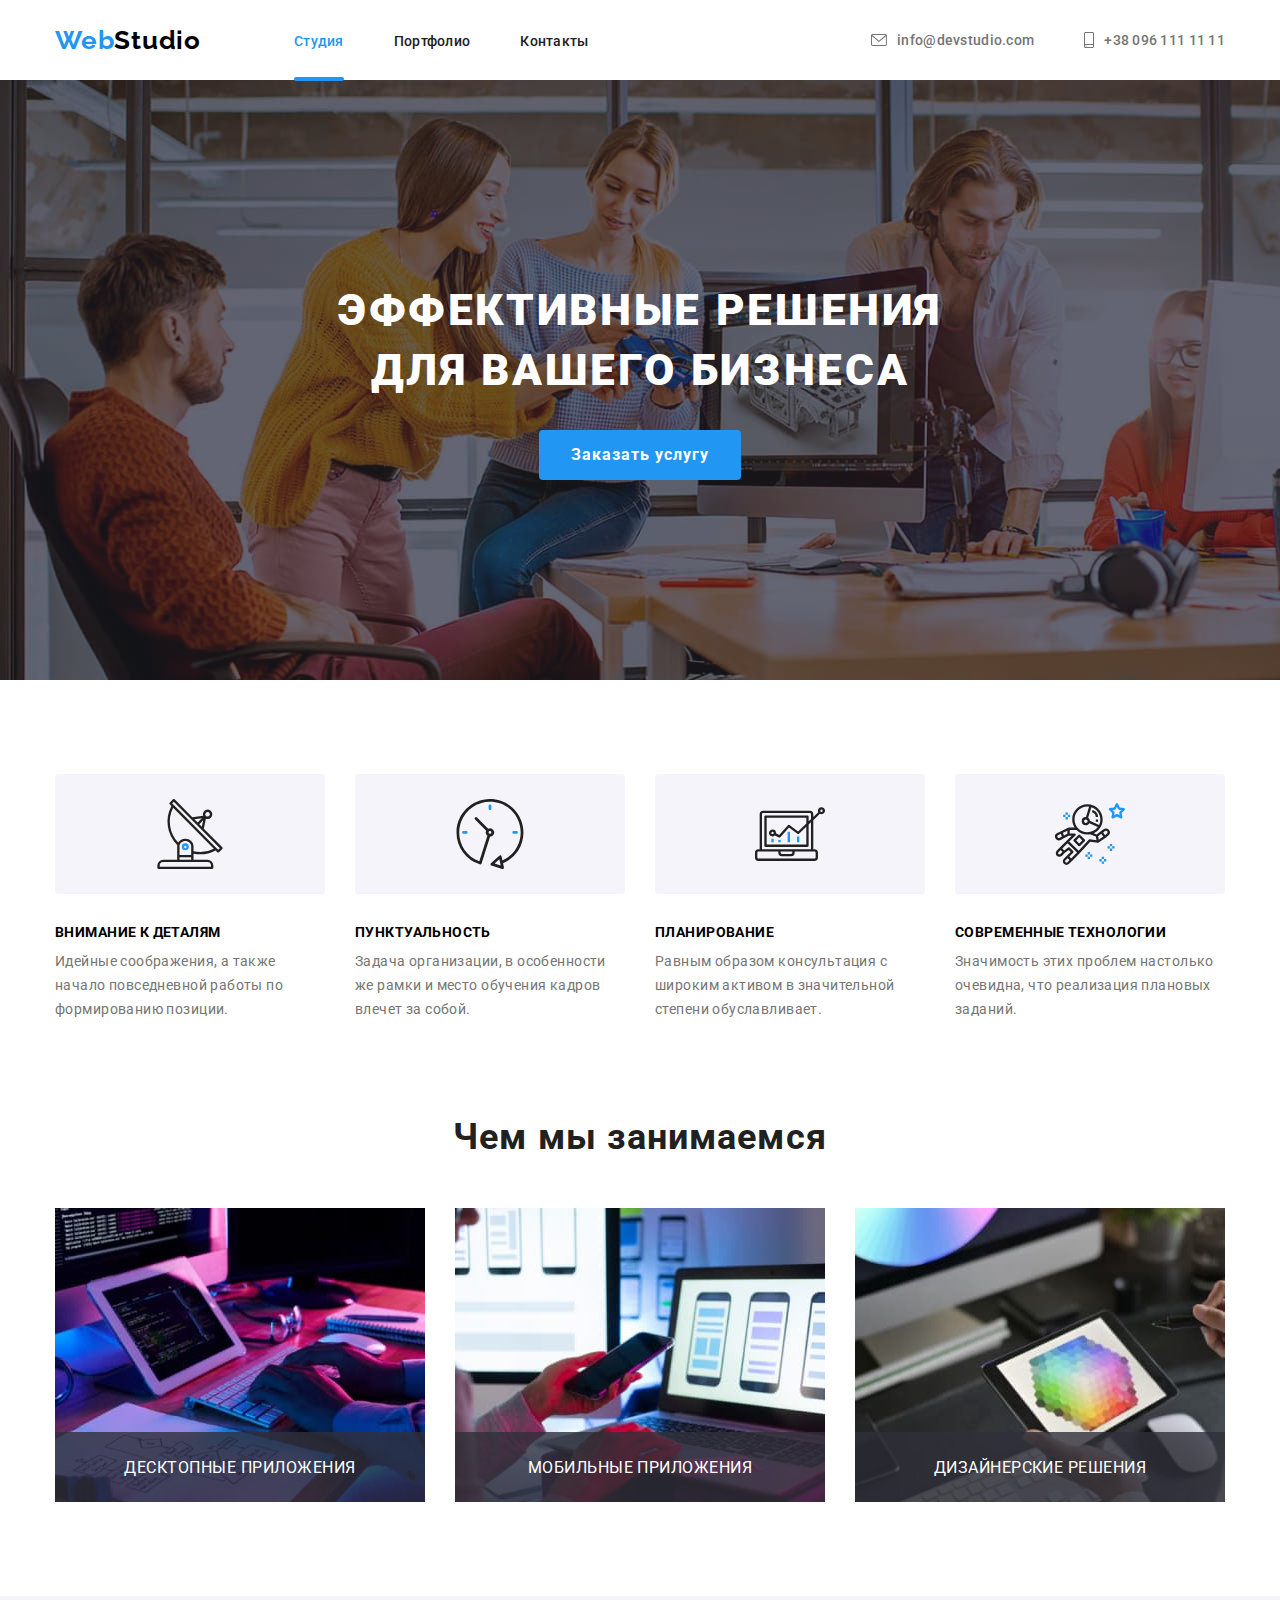
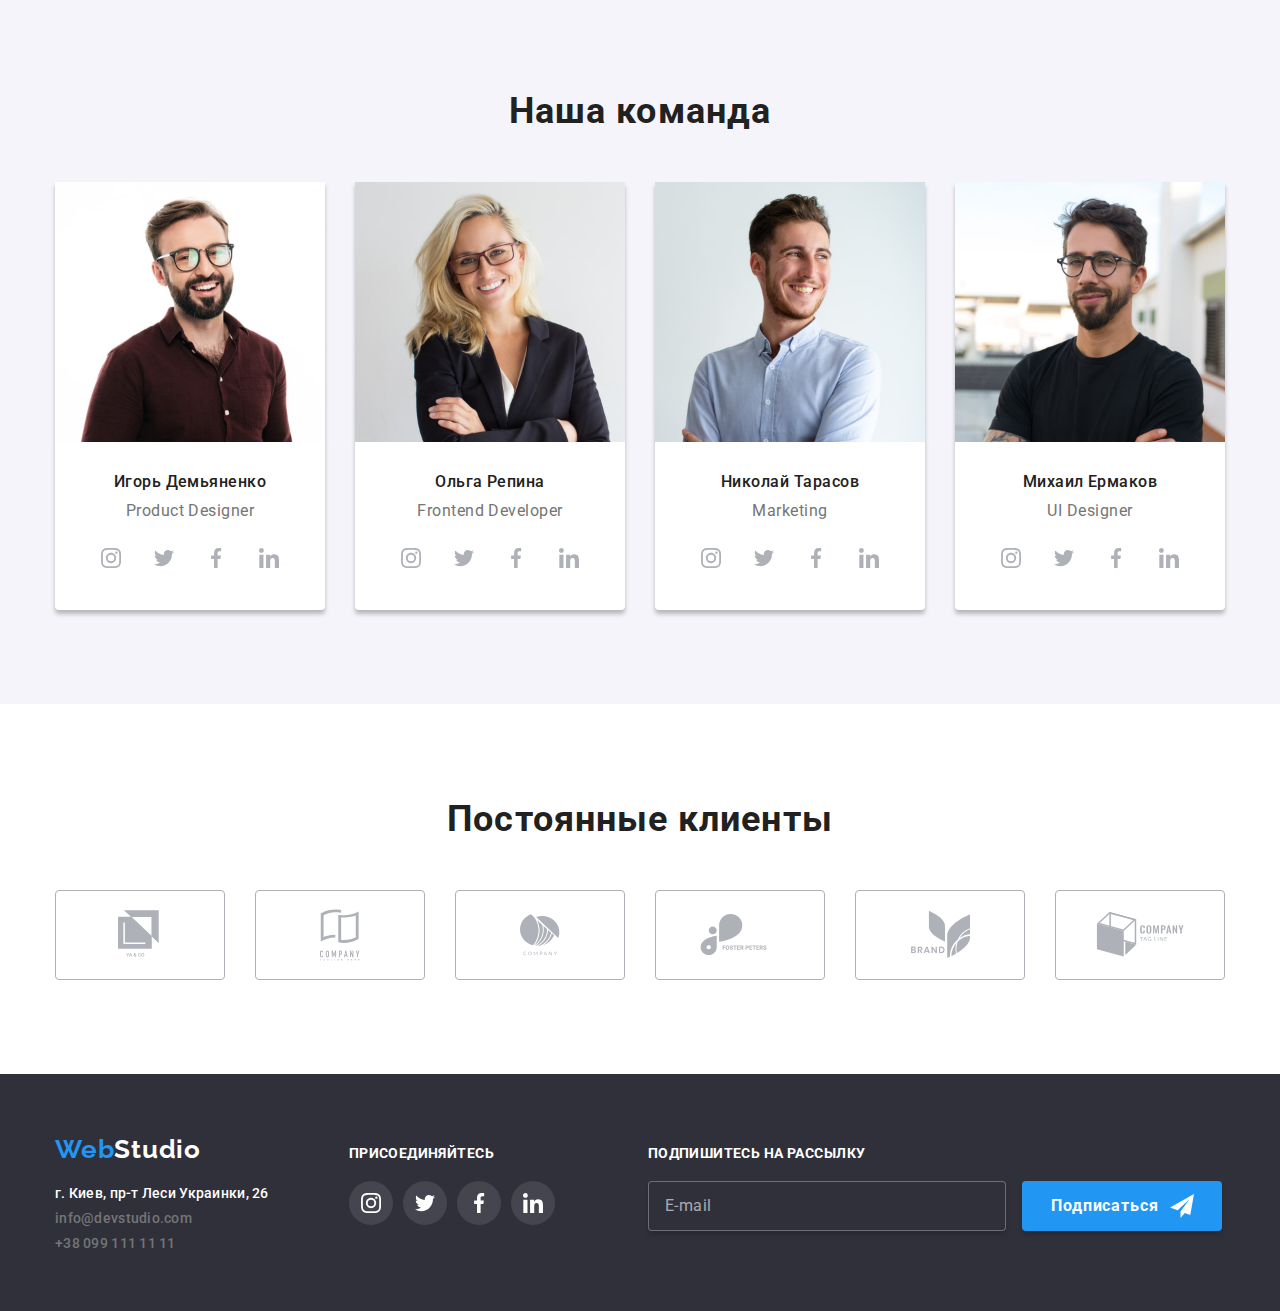
<file: index.html>
<!DOCTYPE html>
<html lang="ru">
  <head>
    <meta charset="UTF-8">
    <meta name="viewport" content="width=device-width, initial-scale=1.0">
    <link rel="stylesheet" href="https://cdnjs.cloudflare.com/ajax/libs/modern-normalize/1.0.0/modern-normalize.css">
    <link href="https://fonts.googleapis.com/css2?family=Raleway:wght@700&family=Roboto:wght@400;500;700;900&display=swap" rel="stylesheet">
    <link rel="stylesheet" href="./css/styles.css">
    <title>WebStudio</title>
  </head>
  <body>
    <!--Header-->

    <header class="header">
      <div class="container">
        <nav class="header-navigation">
          <a class="logo link" href="./index.html">
            <span class="accent">Web</span>Studio</a>
          <ul class="navigation list">
            <li class="navigation-item">
              <a class="navigation-link active-page link" href="">Студия</a>
            </li>
            <li class="navigation-item">
              <a class="navigation-link link" href="./portfolio.html">Портфолио</a>
            </li>
            <li class="navigation-item">
              <a class="navigation-link link" href="">Контакты</a>
            </li>
          </ul>
        </nav>
        <address class="contacts">
          <a class="link contacts-details" href="mailto:info@devstudio.com">
            <svg class="email contacts-icon">
              <use href="./images/sprite.svg#envelope"></use>
            </svg>
            info@devstudio.com</a>
          <a class="link contacts-details" href="tel:+380961111111">
            <svg class="smartphone contacts-icon">
              <use href="./images/sprite.svg#smartphone"></use>
            </svg>
            +38 096 111 11 11</a>
        </address>
      </div>
    </header>

    <main>
      <!--Hero section-->

      <section class="hero">
        <h1 class="hero-title">
          Эффективные решения <br/>
          для вашего бизнеса
        </h1>
        <button class="order-button modal-btn" type="button" data-modal-open>Заказать услугу</button>
      </section>

      <!--Skills-->

      <section class="skills">
        <div class="container">
          <h2 hidden>Квалификация и навыки</h2>
          <ul class="skills-list list">
            <li class="skills-item">
              <h3 class="skills-title">Внимание к деталям</h3>
              <p class="skills-description">
                Идейные соображения, а также начало повседневной работы по
                формированию позиции.
              </p>
            </li>
            <li class="skills-item">
              <h3 class="skills-title">Пунктуальность</h3>
              <p class="skills-description">
                Задача организации, в особенности же рамки и место обучения
                кадров влечет за собой.
              </p>
            </li>
            <li class="skills-item">
              <h3 class="skills-title">Планирование</h3>
              <p class="skills-description">
                Равным образом консультация с широким активом в значительной
                степени обуславливает.
              </p>
            </li>
            <li class="skills-item">
              <h3 class="skills-title">Современные технологии</h3>
              <p class="skills-description">
                Значимость этих проблем настолько очевидна, что реализация
                плановых заданий.
              </p>
            </li>
          </ul>
        </div>
      </section>

      <!--Our work-->
      <section class="work">
        <div class="container work-container">
          <h2 class="work-title">Чем мы занимаемся</h2>
          <ul class="work-list list">
            <li class="work-item">
              <div class="work-image-title"><img
                src="./images/task-1.jpg"
                alt="программист пишет код"
                width="370"
                height="294"
              />
              </div>
            </li>
            <li class="work-item">
              <div class="work-image-title"><img
                src="./images/task-2.jpg"
                alt="дизайн мобильного приложения"
                width="370"
                height="294"
              /></div>
            </li>
            <li class="work-item">
              <div class="work-image-title">
              <img
                src="./images/task-3.jpg"
                alt="работа с палитрой цветов"
                width="370"
                height="294"
              /></div>
            </li>
          </ul>
        </div>
      </section>

      <!--Our team-->

      <section class="team">
        <div class="container">
          <h2 class="team-title">Наша команда</h2>
          <ul class="team-list list">
            <li class="team-item">
              <img
                src="./images/teamplayer-1.jpg"
                alt="фото члена команды Игоря"
                width="270"
                height="260"
              />
              <div class="team-content">
                <h3 class="teammate-name">Игорь Демьяненко</h3>
                <p class="teammate-position" lang="en">Product Designer</p>
                <ul class="social-list list">
                  <li>
                    <a class="social-list-link" href="">
                      <svg class="social-list-svg">
                        <use href="./images/sprite.svg#instagram"></use>
                      </svg>
                    </a>
                  </li>
                  <li>
                    <a class="social-list-link" href="">
                      <svg class="social-list-svg">
                        <use href="./images/sprite.svg#twitter"></use>
                      </svg>
                    </a>
                  </li>
                  <li>
                    <a class="social-list-link" href="">
                      <svg class="social-list-svg">
                        <use href="./images/sprite.svg#facebook"></use>
                      </svg>
                    </a>
                  </li>
                  <li>
                    <a class="social-list-link" href="">
                      <svg class="social-list-svg">
                        <use href="./images/sprite.svg#linkedin"></use>
                      </svg>
                    </a>
                  </li>
                </ul>
              </div>
            </li>
            <li class="team-item">
              <img
                src="./images/teamplayer-2.jpg"
                alt="фото члена команды Ольги"
                width="270"
                height="260"
              />
              <div class="team-content">
                <h3 class="teammate-name">Ольга Репина</h3>
                <p class="teammate-position" lang="en">Frontend Developer</p>
                <ul class="social-list list">
                  <li>
                    <a class="social-list-link" href="">
                      <svg class="social-list-svg">
                        <use href="./images/sprite.svg#instagram"></use>
                      </svg>
                    </a>
                  </li>
                  <li>
                    <a class="social-list-link" href="">
                      <svg class="social-list-svg">
                        <use href="./images/sprite.svg#twitter"></use>
                      </svg>
                    </a>
                  </li>
                  <li>
                    <a class="social-list-link" href="">
                      <svg class="social-list-svg">
                        <use href="./images/sprite.svg#facebook"></use>
                      </svg>
                    </a>
                  </li>
                  <li>
                    <a class="social-list-link" href="">
                      <svg class="social-list-svg">
                        <use href="./images/sprite.svg#linkedin"></use>
                      </svg>
                    </a>
                  </li>
                </ul>
              </div>
            </li>
            <li class="team-item">
              <img
                src="./images/teamplayer-3.jpg"
                alt="фото члена команды Николая"
                width="270"
                height="260"
              />
              <div class="team-content">
                <h3 class="teammate-name">Николай Тарасов</h3>
                <p class="teammate-position" lang="en">Marketing</p>
                <ul class="social-list list">
                  <li>
                    <a class="social-list-link" href="">
                      <svg class="social-list-svg">
                        <use href="./images/sprite.svg#instagram"></use>
                      </svg>
                    </a>
                  </li>
                  <li>
                    <a class="social-list-link" href="">
                      <svg class="social-list-svg">
                        <use href="./images/sprite.svg#twitter"></use>
                      </svg>
                    </a>
                  </li>
                  <li>
                    <a class="social-list-link" href="">
                      <svg class="social-list-svg">
                        <use href="./images/sprite.svg#facebook"></use>
                      </svg>
                    </a>
                  </li>
                  <li>
                    <a class="social-list-link" href="">
                      <svg class="social-list-svg">
                        <use href="./images/sprite.svg#linkedin"></use>
                      </svg>
                    </a>
                  </li>
                </ul>
              </div>
            </li>
            <li class="team-item">
              <img
                src="./images/teamplayer-4.jpg"
                alt="фото члена команды Михаила"
                width="270"
                height="260"
              />
              <div class="team-content">
                <h3 class="teammate-name">Михаил Ермаков</h3>
                <p class="teammate-position" lang="en">UI Designer</p>
                <ul class="social-list list">
                  <li>
                    <a class="social-list-link" href="">
                      <svg class="social-list-svg">
                        <use href="./images/sprite.svg#instagram"></use>
                      </svg>
                    </a>
                  </li>
                  <li>
                    <a class="social-list-link" href="">
                      <svg class="social-list-svg">
                        <use href="./images/sprite.svg#twitter"></use>
                      </svg>
                    </a>
                  </li>
                  <li>
                    <a class="social-list-link" href="">
                      <svg class="social-list-svg">
                        <use href="./images/sprite.svg#facebook"></use>
                      </svg>
                    </a>
                  </li>
                  <li>
                    <a class="social-list-link" href="">
                      <svg class="social-list-svg">
                        <use href="./images/sprite.svg#linkedin"></use>
                      </svg>
                    </a>
                  </li>
                </ul>
              </div>
            </li>
          </ul>
        </div>
      </section>
    </main>
    <section class="clients">
      <div class="container">
        <h2 class="clients-title">Постоянные клиенты</h2>
        <ul class="clients-list list">
          <li class="clients-item clients-icon">
            <a class="clients-link" href="">
              <svg class="clients-list-svg" width="45px" height="50px">
                <use href="./images/sprite.svg#logo-1"></use>
              </svg>
            </a>
          </li>
          <li class="clients-item clients-icon">
            <a class="clients-link" href="">
              <svg class="clients-list-svg" width="40px" height="52px">
                <use href="./images/sprite.svg#logo-2"></use>
              </svg>
            </a>
          </li>
          <li class="clients-item clients-icon">
            <a class="clients-link" href="">
              <svg class="clients-list-svg" width="40px" height="52px">
                <use href="./images/sprite.svg#logo-3"></use>
              </svg>
            </a>
          </li>
          <li class="clients-item clients-icon">
            <a class="clients-link" href="">
              <svg class="clients-list-svg" width="80px" height="42px">
                <use href="./images/sprite.svg#logo-4"></use>
              </svg>
            </a>
          </li>
          <li class="clients-item clients-icon">
            <a class="clients-link" href="">
              <svg class="clients-list-svg" width="59px" height="47px">
                <use href="./images/sprite.svg#logo-5"></use>
              </svg>
            </a>
          </li>
          <li class="clients-item clients-icon">
            <a class="clients-link" href="">
              <svg class="clients-list-svg" width="89px" height="45px">
                <use href="./images/sprite.svg#logo-6"></use>
              </svg>
            </a>
          </li>
        </ul>
      </div>
    </section>
    <!--Footer-->
    <footer class="footer">
      <div class="container footer-container">
        <div class="footer-contacts">
          <a class="footer-logo link" href="./index.html"
            ><span class="accent">Web</span>Studio</a>
          <address class="contacts address">
            <ul class="footer-contacts-list list">
              <li class="footer-contacts-item">
                <a class="footer-contacts-details map-address link" href="https://goo.gl/maps/kugexmw8L3Ajr5Bk6" target="_blank">г. Киев, пр-т Леси Украинки, 26</a>
              </li>
              <li class="footer-contacts-item">
                <a
                  class="footer-contacts-details footer-email link"
                  href="mailto:info@devstudio.com"
                  >info@devstudio.com</a>
              </li>
              <li class="footer-contacts-item">
                <a
                  class="footer-contacts-details footer-tel link"
                  href="tel:+380991111111"
                  >+38 099 111 11 11</a>
              </li>
            </ul>
          </address>
        </div>
        <div class="join">
          <b class="join-title">Присоединяйтесь</b>
          <ul class="footer-social-list list">
            <li class="footer-social-icons">
              <a class="footer-social-link" href="">
                <svg class="footer-social-svg">
                  <use href="./images/sprite.svg#instagram"></use>
                </svg>
              </a>
            </li>
            <li class="footer-social-icons">
              <a class="footer-social-link" href="">
                <svg class="footer-social-svg">
                  <use href="./images/sprite.svg#twitter"></use>
                </svg>
              </a>
            </li>
            <li class="footer-social-icons">
              <a class="footer-social-link" href="">
                <svg class="footer-social-svg">
                  <use href="./images/sprite.svg#facebook"></use>
                </svg>
              </a>
            </li>
            <li class="footer-social-icons">
              <a class="footer-social-link" href="">
                <svg class="footer-social-svg">
                  <use href="./images/sprite.svg#linkedin"></use>
                </svg>
              </a>
            </li>
          </ul>
        </div>
      <!--Subscribe form-->
        <form class="subscribe-form-wrapper">
          <b class="join-title">Подпишитесь на рассылку</b>
          <input type="email" name="user-email" class="subscribe-form-input" placeholder="E-mail" required> 
          <button type="submit" class="subscribe-form-btn">
            <span class="send-button-wrapper">Подписаться
              <svg class="send-icon" width="24px" height="24px">
                <use href="./images/sprite.svg#send"></use>
              </svg>
            </span> 
          </button>
        </form>
      </div>
    </footer>
    <!--Modal button-->
        <div class="backdrop is-hidden" data-modal>
          <div class="modal">
            <button type="button" class="close-btn" data-modal-close>
              <svg class="close-icon" width="11px" height="11px">
                <use href="./images/sprite.svg#close"></use></svg>
              </button>
              <h2 class="modal-title">Оставьте свои данные, мы вам перезвоним</h2>
              <form action="#" class="modal-form"> 
                <label class="modal-form-field">Имя
                  <input class="modal-form-input" type="text" name="user-name" placeholder=" ">
                    <svg class="form-icon">
                      <use href="./images/sprite.svg#person"></use>
                    </svg>
                </label>
                <label class="modal-form-field">Телефон
                  <input class="modal-form-input" type="tel" name="user-tel" placeholder=" ">
                  <svg class="form-icon">
                    <use href="./images/sprite.svg#tel"></use>
                  </svg>
                </label>
                <label class="modal-form-field">Почта
                  <input class="modal-form-input" type="email" name="user-email" placeholder=" ">
                  <svg class="form-icon">
                    <use href="./images/sprite.svg#email"></use>
                  </svg>
                </label>
                <label class="modal-form-field">Комментарий
                  <textarea name="user-comment" cols="30" rows="10" class="modal-form-comment" placeholder="Введите текст"></textarea>                  
                </label>
                
                  <input class="modal-form-policy" type="checkbox" name="user-agreement" value="accept-agreement" id="check-policy">
                  <label for="check-policy"  class="modal-form-policy-label">
                    Соглашаюсь с рассылкой и принимаю <a href="#" class="terms">Условия договора</a>
                  </label>
                
                <button type="submit" class="modal-form-btn">Отправить</button>
              </form>
          </div>
        </div>

    <script src="./js/modal.js"></script>
  </body>
</html>
</file>
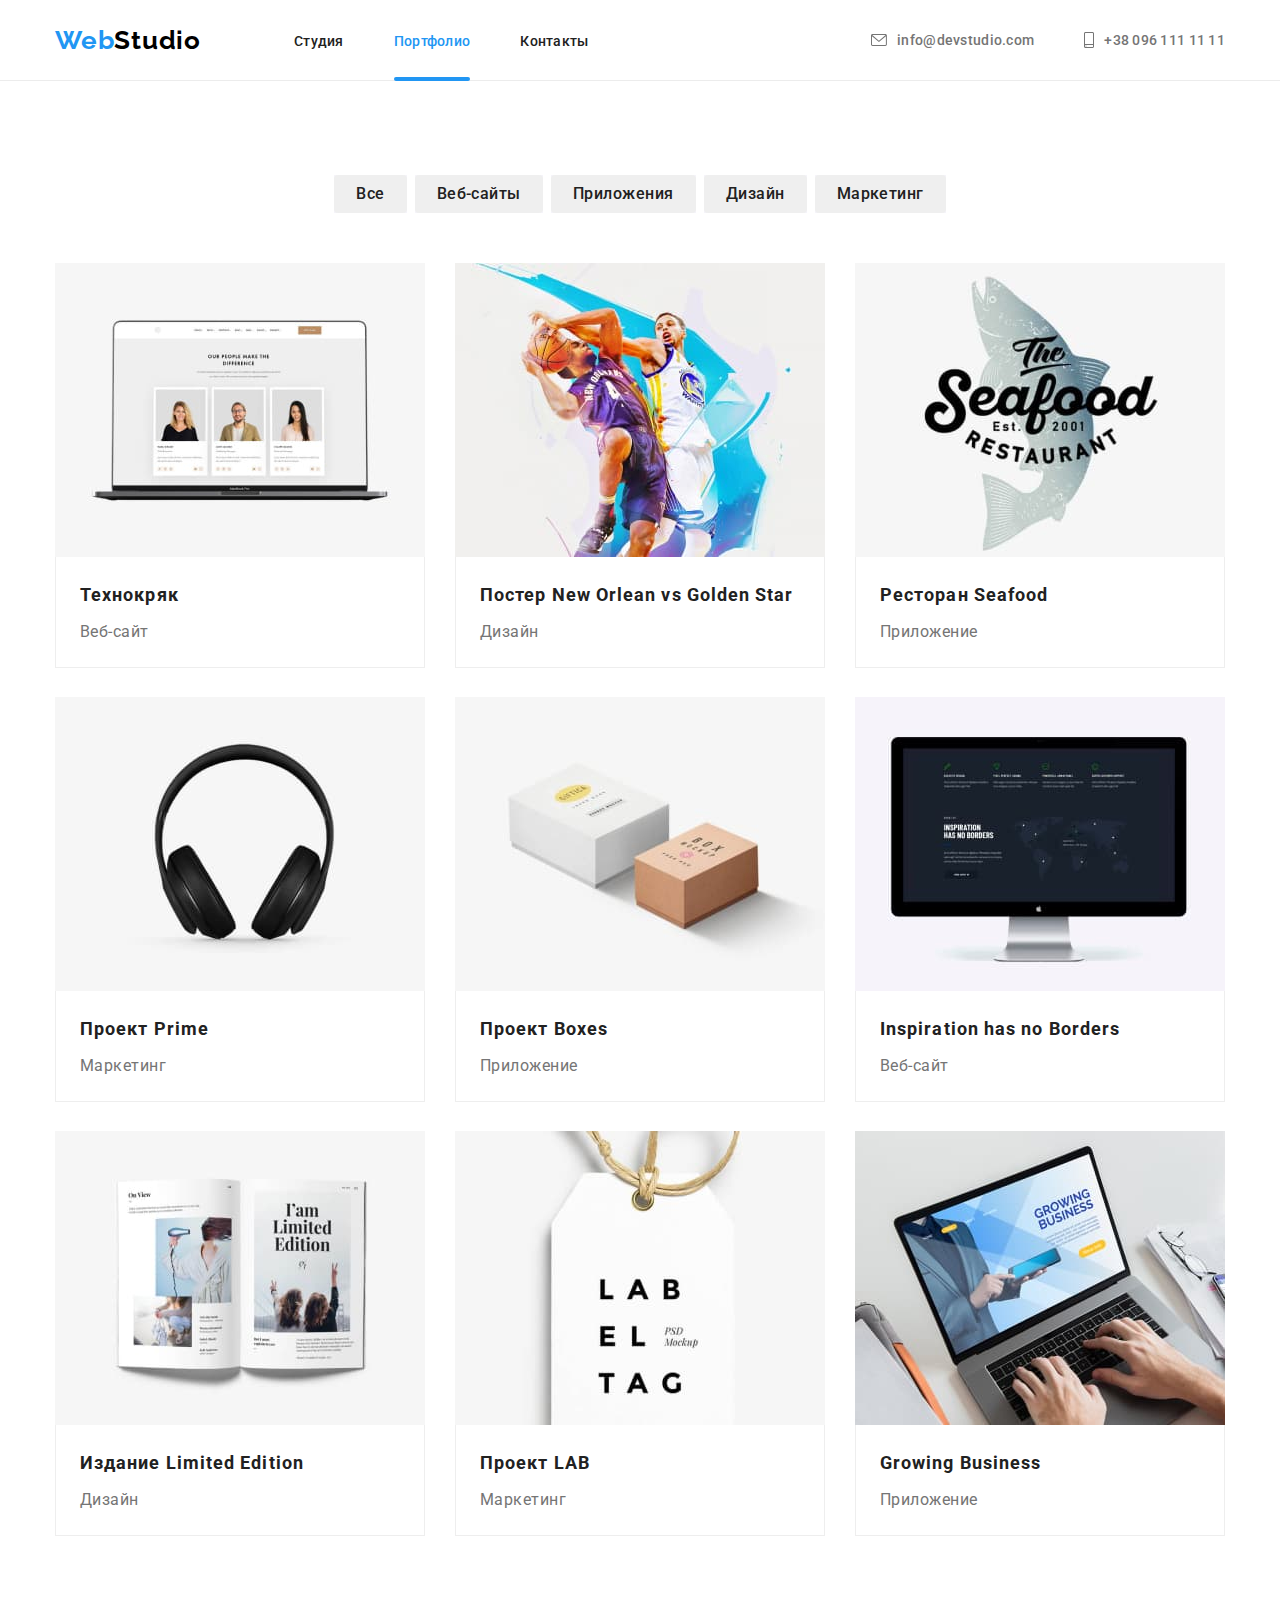
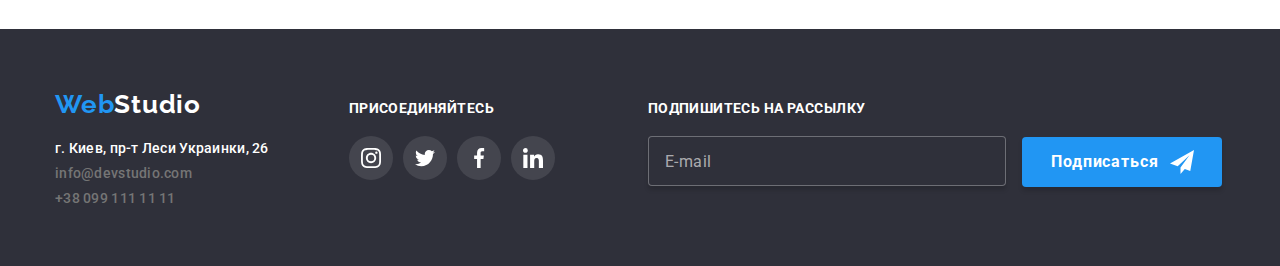
<file: portfolio.html>
<!DOCTYPE html>
<html lang="ru">
<head>
    <meta charset="UTF-8">
    <meta name="viewport" content="width=device-width, initial-scale=1.0">
    <link rel="stylesheet" href="https://cdnjs.cloudflare.com/ajax/libs/modern-normalize/1.0.0/modern-normalize.css">
    <link href="https://fonts.googleapis.com/css2?family=Raleway:wght@700&family=Roboto:wght@400;500;700;900&display=swap" rel="stylesheet"> 
    <link rel="stylesheet" href="./css/styles.css">
    <title>Портфолио</title>
</head>
<body>
    
    <!--Header-->

    <header class="header">
      <div class="container portfolio-header">
        <nav class="header-navigation">
          <a class="logo link" href="./index.html"><span class="accent">Web</span>Studio</a>
          <ul class="navigation list">
            <li class="navigation-item">
              <a class="navigation-link link" href="./index.html">Студия</a>
            </li>
            <li class="navigation-item">
              <a class="navigation-link active-page link" href="./portfolio.html">Портфолио</a>
            </li>
            <li class="navigation-item">
              <a class="navigation-link link" href="">Контакты</a>
            </li>
          </ul>
        </nav>
        <address class="contacts">
          <a class="link contacts-details" href="mailto:info@devstudio.com">
            <svg class="email contacts-icon">
              <use class="contacts-details-svg" href="./images/sprite.svg#envelope">
              </use>
            </svg>
                info@devstudio.com</a>
            <a class="link contacts-details" href="tel:+380961111111">
              <svg class="smartphone contacts-icon">
                <use class="contacts-details-svg" href="./images/sprite.svg#smartphone">
                </use>
              </svg>
            +38 096 111 11 11</a>
        </address>
      </div>
    </header>

    <main>
         
        <section class="portfolio">
          <div class="container">
              <!--Фильтр по услугам студии-->
           <h1 hidden>Фильтр по услугам студии</h1>
              <ul class="filter-list list">
                <li class="filter-item"><button class="services-filter-button" type="button">Все</button></li>
                <li class="filter-item"><button class="services-filter-button" type="button">Веб-сайты</button></li>
                <li class="filter-item"><button class="services-filter-button" type="button">Приложения</button></li>
                <li class="filter-item"><button class="services-filter-button" type="button">Дизайн</button></li>
                <li class="filter-item"><button class="services-filter-button" type="button">Маркетинг</button></li>
              </ul>

               <!--Услуги-->

                 <ul class="services-list list">
                   <li class="services-item">
                      <a class="services-link link" href="">
                        <div class="services-preview">
                          <img src="./images/portfolio/website.jpg" alt="страница вебсайта" width="370" height="294">
                        </div>
                        <div class="services-content">
                          <h2 class="services-title">Технокряк</h2>
                          <p class="services-category">Веб-сайт</p>
                        </div>
                       </a>
                    </li>
                   <li class="services-item">
                      <a class="services-link link" href="">
                        <div class="services-preview">
                          <img src="./images/portfolio/poster.jpg" alt="постер баскетбол" width="370" height="294">
                        </div>
                        <div class="services-content">
                          <h2 class="services-title">Постер New Orlean vs Golden Star</h2>
                          <p class="services-category">Дизайн</p>
                        </div>
                       </a>
                      
                    </li>
                   <li class="services-item">
                      <a class="services-link link" href="">
                        <div class="services-preview">
                          <img src="./images/portfolio/restaurant.jpg" alt="логотип ресторана морепродуктов" width="370" height="294">
                        </div>
                      <div class="services-content">
                         <h2 class="services-title">Ресторан Seafood</h2>
                         <p class="services-category">Приложение</p>
                      </div>
                       </a>
                    </li>
                   <li class="services-item">
                      <a class="services-link link" href="">
                        <div class="services-preview">
                          <img src="./images/portfolio/marketing.jpg" alt="наушники" width="370" height="294">
                        </div>
                        <div class="services-content">
                          <h2 class="services-title">Проект Prime</h2>
                          <p class="services-category">Маркетинг</p>
                        </div>
                       </a>
                    </li>
                   <li class="services-item">
                      <a class="services-link link" href="">
                        <div class="services-preview">
                          <img src="./images/portfolio/boxes.jpg" alt="коробки" width="370" height="294">
                        </div>
                        <div class="services-content">
                          <h2 class="services-title">Проект Boxes</h2>
                          <p class="services-category">Приложение</p>
                        </div>
                       </a>
                    </li>
                   <li class="services-item">
                      <a class="services-link link" href="">
                        <div class="services-preview">
                          <img src="./images/portfolio/inspiration.jpg" alt="веб-сайт" width="370" height="294">
                        </div>
                        <div class="services-content">
                          <h2 class="services-title">Inspiration has no Borders</h2>
                          <p class="services-category">Веб-сайт</p>
                        </div>
                       </a>
                    </li>
                   <li class="services-item">
                      <a class="services-link link" href="">
                        <div class="services-preview">
                          <img src="./images/portfolio/edition.jpg" alt="книга" width="370" height="294">
                        </div>
                      <div class="services-content">
                         <h2 class="services-title">Издание Limited Edition</h2>
                         <p class="services-category">Дизайн</p>
                      </div>
                       </a>
                    </li>
                   <li class="services-item">
                      <a class="services-link link" href="">
                        <div class="services-preview">
                          <img src="./images/portfolio/label.jpg" alt="бирка с логотипом" width="370" height="294"></div>
                        <div class="services-content">
                          <h2 class="services-title">Проект LAB</h2>
                          <p class="services-category">Маркетинг</p>
                        </div>
                       </a>
                      
                    </li>
                   <li class="services-item">
                      <a class="services-link link" href="">
                        <div class="services-preview">
                          <img src="./images/portfolio/business.jpg" alt="веб приложение для бизнеса" width="370" height="294"></div>
                       <div class="services-content">
                         <h2 class="services-title">Growing Business</h2>
                         <p class="services-category">Приложение</p>
                        </div>
                       </a>
                    </li>
               </ul>
          </div>
        </section>
    </main>  

 <!--Footer-->
 <footer class="footer">
  <div class="container footer-container">
    <div class="footer-contacts">
      <a class="footer-logo link" href="./index.html"><span class="accent">Web</span>Studio</a>
      <address class="contacts address">
        <ul class="footer-contacts-list list">
          <li class="footer-contacts-item"><a class="footer-contacts-details map-address link" href="https://goo.gl/maps/kugexmw8L3Ajr5Bk6" target="_blank">г. Киев, пр-т Леси Украинки, 26</a></li>
          <li class="footer-contacts-item"><a class="footer-contacts-details footer-email link" href="mailto:info@devstudio.com">info@devstudio.com</a></li>
          <li class="footer-contacts-item"><a class="footer-contacts-details footer-tel link" href="tel:+380991111111">+38 099 111 11 11</a></li>
        </ul>
      </address>
    </div> 
      <div class="join">
        <b class="join-title">
          Присоединяйтесь
        </b>
        <ul class="footer-social-list list">
          <li class="footer-social-icons">
            <a class="footer-social-link" href="">
              <svg class="footer-social-svg">
                <use href="./images/sprite.svg#instagram"></use>
              </svg>
            </a></li>
          <li class="footer-social-icons">
            <a class="footer-social-link" href="">
              <svg class="footer-social-svg">
                <use href="./images/sprite.svg#twitter"></use>
              </svg>
            </a></li>
          <li class="footer-social-icons">
            <a class="footer-social-link" href="">
              <svg class="footer-social-svg">
                <use href="./images/sprite.svg#facebook"></use>
              </svg>
            </a></li>
          <li class="footer-social-icons">
            <a class="footer-social-link" href="">
              <svg class="footer-social-svg">
                <use href="./images/sprite.svg#linkedin"></use>
              </svg>
            </a></li>
        </ul>
      </div>
      <!--Subscribe form-->
      <form class="subscribe-form-wrapper">
        <b class="join-title">Подпишитесь на рассылку</b>
        <input type="email" name="user-email" class="subscribe-form-input" placeholder="E-mail" required> 
        <button type="submit" class="subscribe-form-btn">
          <span class="send-button-wrapper">Подписаться
            <svg class="send-icon" width="24px" height="24px">
              <use href="/images/sprite.svg#send"></use>
            </svg>
          </span> 
        </button>
      </form>
    </div>
</footer>

</body>
</html>
</file>
<file: css/styles.css>
:root {
    --main-font: "Roboto", sans-serif;
    --secondary-font: "Raleway", sans-serif;
    --dark-bg-color: #2f303a;
    --logo-color: #000000;
    --main-font-color: #757575;
    --accent-color: #2196f3;
    --title-light-theme-color: #212121;
    --title-dark-theme-color: #ffffff;
    --light-bg-color: #f5f4fA;
    --subtitle-dark-theme-color: rgba(255, 255, 255, 0.6);
    --icon-color: #afb1b8;
  }

  body {
    font-family: var(--main-font);
  }
  
  .list {
    list-style: none;
  }
  
  .link {
    text-decoration: none;
  }
  
  .address {
    font-style: normal;
  }
  img {
    display: block;
  }

  *,
  *::before,
  *::after {
    margin: 0;
    padding: 0;
  }

  .container {
    width: 1200px;
    margin: 0 auto;
    padding: 0 15px;
  }

  /*==========HEADER==========*/
  .accent {
    font-family: var(--secondary-font);
    font-weight: 700;
    font-size: 26px;
    line-height: 1.192;
    letter-spacing: 0.03em;
    color: var(--accent-color);
  }
  .logo {
    font-family: var(--secondary-font);
    font-weight: 700;
    font-size: 26px;
    line-height: 1.192;
    letter-spacing: 0.03em;
    color: var(--logo-color);
    
    margin-right: 93px;
  }
  .navigation-link {
    font-family: var(--main-font);
    font-weight: 500;
    font-size: 14px;
    line-height: 1.143;
    letter-spacing: 0.02em;
    color: var(--title-light-theme-color);

    transition: color 250ms cubic-bezier(0.4, 0, 0.2, 1);
  }

  .active-page,
  .navigation-link:hover,
  .navigation-link:focus {
    color: var(--accent-color);
  }
  .navigation-item .active-page::after {
    position: absolute;
    bottom: 0;
    content: '';
    display: block;

    width: 100%;
    height: 4px;
    background-color: var(--accent-color);
    border-radius: 2px;
  }
   .contacts .link {
    font-family: var(--main-font);
    font-weight: 500;
    font-size: 14px;
    line-height: 1.143;
    letter-spacing: 0.02em;
    color: var(--main-font-color);
    display: flex;
    align-items: center;
  }

  .header .container {
    display: flex;
    align-items: center;
    height: 80px;
  }
  .header-navigation{
    display: flex;
    align-items: center;
  }
  .navigation {
    display: flex;
  }
  
  a.navigation-link.active-page,
  a.navigation-link.link {
    padding-top:33px;
    padding-bottom: 32px;
  }
  .navigation-item {
    position: relative;
  }
  .navigation-item:not(:last-child) {
    margin-right: 50px;
  }
  .contacts {
    display: flex;
    margin-left: auto;
    font-style: normal;
  }
  .contacts-details + .contacts-details{
    margin-left: 50px;
  }
  .header .navigation-link {
    display: block;
    padding: 10px 0;
  }
  .email {
    width: 16px;
    height:12px;
    margin-right: 10px; 
  }
  .smartphone {
    width: 10px;
    height: 16px; 
    margin-right: 10px;
  }
  .contacts-icon {
    fill: currentColor;
  }

  /*==========END HEADER==========*/

  /*========HERO========*/
  .hero {
    max-width:1600px;
    margin: 0 auto;
    padding-bottom: 200px;
    padding-top: 200px;

    background-color: var(--dark-bg-color);
    background-image: 
        linear-gradient(rgba(47, 48, 58, 0.4),
                    rgba(47, 48, 58, 0.4)
    ),
    url("../images/bgimage.jpg");
    background-repeat: no-repeat;
    background-size: cover;    
  }

  .hero-title {
    margin-top: 0;
    margin-bottom: 30px;

    font-weight: 900;
    font-size: 44px;
    line-height: 1.364;
    text-align: center;
    letter-spacing: 0.06em;
    text-transform: uppercase;
    color:var(--title-dark-theme-color);
  }
  .order-button {
    display: block;
    margin: 0 auto;
    padding: 10px 32px;

    
    font-weight: 700;
    font-size: 16px;
    line-height: 1.875;
    text-align: center;
    letter-spacing: 0.06em;
    color: var(--title-dark-theme-color);  
    background: var(--accent-color);
    border: none;
    border-radius: 4px;
  }
  .order-button:hover,
  .order-button:focus {
    cursor: pointer;
  }
   /*========END HERO========*/

  /*========SKILLS========*/
  .skills {    
    padding-bottom: 47px;
    padding-top: 94px;
  }
  .skills-title {
    font-weight: 700;
    font-size: 14px;
    line-height: 1.143;
    letter-spacing: 0.03em;
    text-transform: uppercase;
  }
  .skills-description {
    font-weight: 400;
    font-size: 14px;
    line-height: 1.714;
    letter-spacing: 0.03em;
    color: var(--main-font-color);    
  }
  .skills-list {
    display: flex;
  }
  .skills-item {
    width: 270px;
    margin-right: 30px;
  }
  .skills-item:nth-child(4n+4) {
    margin-right: 0;
  }
  .skills-title {
    margin-bottom: 10px;
  }
  .skills-item::before {
    width:270px;
    height: 120px;
    margin: 0 auto 30px;

    display: block;
    background-repeat: no-repeat;
    background-position:center;
    background-color: var(--light-bg-color);
    border-radius: 4px;
    }

  .skills-item:first-child::before {
    background-image: url("../images/antenna.svg");
    content:"";
    }
  .skills-item:nth-child(n+2)::before {
    background-image: url("../images/clock.svg");
    content:"";
    }
  .skills-item:nth-child(n+3)::before {
    background-image: url("../images/diagram.svg");
    content:"";
    }
  .skills-item:nth-child(n+4)::before {
    background-image: url("../images/astronaut.svg");
    content:"";
    }
  /*========END SKILLS=========*/

  /*===========WORK===========*/
  .work {
   padding-top: 47px;
  }
  .work-title {
    margin-bottom: 50px;

    font-weight: 700;
    font-size: 36px;
    line-height: 1.167;
    text-align: center;
    letter-spacing: 0.03em;
    color: var(--title-light-theme-color);
  }
  .work-list {
    display: flex;
  }
  .work-item {
    width: 370px;
  }
  .work-item:not(:last-child) {
    margin-right: 30px;
  }
  .work-image-title {
    position: relative;
  }
  .work-item:first-child .work-image-title::after,
  .work-item:nth-child(2n) .work-image-title::after,
  .work-item:nth-child(3n) .work-image-title::after {
    display: inline-block;
    position: absolute;
    bottom: 0;
    
    width:100%;
    height: 70px;

    color: #ffffff;
    font-family: var(--main-font);
    font-size: 700;
    line-height: 1.172;
    letter-spacing: 0.03em;
    text-transform: uppercase;
    text-align: center;
    padding: 27px 30px;
    background-color: rgba(47, 48, 58, 0.8);
  }

  .work-item:first-child .work-image-title::after {
    content:'Десктопные приложения';
  }
  .work-item:nth-child(2n) .work-image-title::after {
    content:'Мобильные приложения';
  }
  .work-item:nth-child(3n) .work-image-title::after {
    content: 'Дизайнерские решения'  
  }


  /*=========END WORK=========*/
  
  /*==========TEAM============*/
  .team {
    padding-top: 94px;

    background-color: var(--light-bg-color);
  }
  .team-title,
  .filter-list {
    margin-bottom: 50px;
  }
  .teammate-name { 
    font-weight: 500;
    font-size: 16px;
    line-height: 1.187;
    letter-spacing: 0.03em;
    color: var(--title-light-theme-color);
  }
  .team-list {
    display: flex;
  }
  .team-item {
    width: 270px;
    display: block;
    text-align: center;
  }
  .team-item:not(:last-child) {
    margin-right: 30px;
  }
  .team-item img {
    box-shadow: 0px 4px 4px rgba(0, 0, 0, 0.25);
  }
  .team-content{
    padding: 30px;
    border-radius: 0 0 4px 4px;

    background-color: var(--title-dark-theme-color);
    box-shadow: 0px 4px 4px rgba(0, 0, 0, 0.25);
  }
  .teammate-name {
    margin-bottom: 10px;
  }
    /*====Social icons====*/

  .social-list {
    display: flex;
    justify-content: space-around;
    margin-top: 16px;
  }
  .social-list-link {
    width: 44px;
    height: 44px;

    display: flex;
    justify-content: center;
    align-items: center;
    border-radius: 50%;
    background-color: #ffffff;

    transition: background-color 250ms cubic-bezier(0.4, 0, 0.2, 1);
  }
  .social-list-link:hover,
  .social-list-link:focus {
    background-color: var(--accent-color);
  }
  .social-list-svg {
    width: 20px;
    height: 20px;

    fill: var(--icon-color);
    transition: fill 250ms cubic-bezier(0.4, 0, 0.2, 1);
  }
  .social-list-link:hover .social-list-svg,
  .social-list-link:focus .social-list-svg  {
    fill: #ffffff;
  }
  /*========END TEAM===========*/

  /*==========CLIENTS==========*/
  .clients-title {
    margin-bottom: 50px;
  }
  .clients-list {
    display: flex;
  }
  .clients-item:not(:last-child) {
    margin-right: 30px;
  }
  .clients-link {
    display: flex;
    justify-content: center;
    align-items: center;
    fill: var(--icon-color);
    border: 1px solid var(--icon-color);
    border-radius: 4px;

    transition: fill 250ms cubic-bezier(0.4, 0, 0.2, 1);
  }
  .clients-list-svg {
    display: block;
    margin: auto;

    transition: fill 250ms cubic-bezier(0.4, 0, 0.2, 1);
  }
  .clients-link:hover .clients-list-svg,
  .clients-link:focus .clients-list-svg {
    fill: var(--accent-color);
  }
  .clients-link:hover {
    border-color: var(--accent-color);
  }
  .clients-item {
    width: 170px;
    height: 90px;
    display: flex;
    text-align: center;
    justify-content: center;
  }
  .clients-link {
    width: 170px;
    height: 90px;
  }
  /*==========CLIENTS==========*/

  /*========COMPONENTS=========*/
  .work-title,
  .team-title,
  .clients-title {
    font-weight: 700;
    font-size: 36px;
    line-height: 1.167;
    text-align: center;
    letter-spacing: 0.03em;
    color: var(--title-light-theme-color);
    }
  .teammate-position {
    font-weight: 400;
    font-size: 16px;
    line-height: 1.187;
    letter-spacing: 0.03em;
    
    color: var(--main-font-color);
  }
  .contacts-details {
    transition: color 250ms cubic-bezier(0.4, 0, 0.2, 1);
  }
  .contacts-details:hover {
    color: var(--accent-color);
  }
  .team,
  .work,
  .portfolio,
  .clients {    
    padding-bottom: 94px;
  }
  .portfolio,
  .clients {
    padding-top: 94px;
  }
/*========END COMPONENTS=========*/

/*============FOOTER============*/
.footer-logo {
  font-family: var(--secondary-font);
  font-weight: 700;
  font-size: 26px;
  line-height: 1.192;
  letter-spacing: 0.03em;
  color: var(--title-dark-theme-color);
  }
.footer {
  padding-top: 60px;
  padding-bottom: 60px;

  background: var(--dark-bg-color);
  }
.footer-contacts-details {
  font-weight: 400;
  font-size: 14px;
  line-height: 1.714;
  letter-spacing: 0.03em;
  color: var(--subtitle-dark-theme-color);
}
.footer-contacts-details.map-address {
  color:var(--title-dark-theme-color);
}
.footer-logo {
  display: inline-block;
  margin-bottom: 20px;
}
.footer-contacts-item:not(:last-child) {
  margin-bottom: 9px;
}
.footer-container {
  display: flex;
  align-items: baseline;
}
.join {
  margin-left: 80px;
  margin-bottom: 20px;
}
.join-title {
  display: block;
  margin-bottom: 20px;
  font-family: var(--main-font);
  font-weight: 700;
  font-size: 14px;
  line-height: 1.143;
  letter-spacing: 0.03em;
  text-transform: uppercase;

  color: var(--title-dark-theme-color);
}

/*====Footer social icons====*/
.footer-social-list {
  display: flex;  
}
.footer-social-icons:not(:last-child) {
  margin-right: 10px;
}
.footer-social-link {
  width: 44px;
  height: 44px;

  display: flex;
  justify-content: center;
  align-items: center;
  border-radius: 50%;
  background-color: rgba(255, 255, 255, 0.1);  

  transition: background-color 250ms cubic-bezier(0.4, 0, 0.2, 1);
}
.footer-social-svg {
  width: 20px;
  height: 20px;
  fill: #ffffff;
}
.footer-social-link:hover,
.footer-social-link:focus {
  background-color: var(--accent-color);
}

/*=========== END FOOTER============*/

/*===========PORTFOLIO===========*/

.services-filter-button {
    padding: 6px 22px;
    border-radius: 4px;
    cursor: pointer;

    font-family: var(--main-font);
    font-weight: 500;
    font-size: 16px;
    line-height: 1.625;
    text-align: center;
    letter-spacing: 0.03em;
    color: var(--title-light-theme-color);
    border: none;

    transition: background-color 250ms cubic-bezier(0.4, 0, 0.2, 1), color 250ms cubic-bezier(0.4, 0, 0.2, 1);
}
.services-title {
    margin-bottom: 4px;

    font-weight: 700;
    font-size: 18px;
    line-height: 2;
    letter-spacing: 0.06em;
    color: var(--title-light-theme-color);
}
.services-category {
    font-weight: 400;
    font-size: 16px;
    line-height: 1.875;
    letter-spacing: 0.03em;
    color: var(--main-font-color);
}
.services-filter-button:hover,
.services-filter-button:focus {
    color: var(--title-dark-theme-color);
    background-color: var(--accent-color);
    box-shadow: 0px 4px 4px rgba(0, 0, 0, 0.25);
}
.filter-list {
  display: flex;
  justify-content: center;
}
.filter-item {
  background-color: var(--light-bg-color);
}
.filter-item:not(:last-child) {
  margin-right: 8px;
}
.portfolio {
  border-top: 1px solid #ececec;
}

/*==========END PORTFOLIO=========*/

/*============SERVICES============*/

.services-list {
  display: flex;
  flex-wrap: wrap;
}
.services-item {
  width: 370px;
}
.services-link {
  display: block;
  width: 370px;
  height: 404px;

  transition: box-shadow 250ms cubic-bezier(0.4, 0, 0.2, 1);
}
.services-link:hover,
.services-link:focus {
  box-shadow: 0px 1px 1px rgba(0, 0, 0, 0.12), 0px 4px 4px rgba(0, 0, 0, 0.06), 1px 4px 6px rgba(0, 0, 0, 0.16);
}

.services-item:not(:nth-last-child(-n+3)) {
  margin-bottom: 30px;
}
.services-item:not(:nth-child(3n+3)) {
  margin-right: 30px;
}

.services-content {
  padding: 20px 24px;
  border-bottom: 1px solid #eeeeee;
  border-left: 1px solid #eeeeee;
  border-right: 1px solid #eeeeee;
}
.services-preview {
  position: relative;
  overflow: hidden;
}

.services-preview::before {
  position: absolute;
  display: inline-block;
  content: 'Технокряк это современная площадка распространения коронавируса. Компании используют эту платформу для цифрового шпионажа и атак на защищённые сервера конкурентов.';

  font-family: var(--main-font);
  color: #ffffff;
  font-weight: 400;
  font-size: 18px;
  line-height: 1.556;
  letter-spacing: 0.03em;
  padding: 63px 24px;

  width: 100%;
  height: 100%;
  background-color: rgba(33, 150, 243, 0.9);

  opacity: 1;

  transform: translateY(100%);  
  transition: transform 250ms cubic-bezier(0.4, 0, 0.2, 1);
}
.services-preview:hover::before {
  opacity: 1;
}
.services-link:hover .services-preview::before {
  transform: translateY(0);
}

/*==========END SERVICES==========*/
/*==========Modal button==========*/

.backdrop {
  position: fixed;
  top: 0;
  left: 0;
  width: 100%;
  height: 100%; 
  background-color: rgba(0, 0, 0, 0.2);

  transition: all 250ms cubic-bezier(0.4, 0, 0.2, 1);
}
.is-hidden {
  opacity: 0;
  visibility: hidden;
  pointer-events: none;
}
.modal {
  position: absolute;
  top: 50%;
  left: 50%;
  transform: translate(-50%, -50%);

  width: 528px;
  height: 581px;

  background-color: #fff;
  box-shadow: 0px 1px 3px rgba(0, 0, 0, 0.12), 0px 1px 1px rgba(0, 0, 0, 0.14), 0px 2px 1px rgba(0, 0, 0, 0.2);
  border-radius: 4px; 
}
.close-icon {
  display: block;
  margin: 0 auto;
}
.close-btn:hover,
.close-btn:focus {
  fill: var(--accent-color);
}
.close-btn {
  position: absolute;
  top: 8px;
  right: 8px;
  width: 30px;
  height: 30px;
  background-color: #ffffff;
  border: 1px solid rgba(0, 0, 0, 0.1);
  border-radius: 50%;
  cursor: pointer;
  
  transition: fill 250ms cubic-bezier(0.4, 0, 0.2, 1);
}
.modal-title {
  padding-top: 40px;
  padding-bottom: 12px;
  font-family: var(--main-font);
  font-weight: 700;
  font-size: 20px;
  line-height: 1.15;
  text-align: center;
  letter-spacing: 0.03em;
  color: var(--title-light-theme-color);
 }
.modal-form-field {
  position: relative;
  margin-left: 40px;

  font-family: var(--main-font);
  font-weight: 400;
  font-size: 12px;
  line-height: 1.167;
  letter-spacing: 0.01em;
  color: var(--main-font-color);
 }
 .modal-form-field > input{
  display: flex;
  margin: 0 auto;
  margin-top: 4px;
  padding-left: 40px;

  border: 1px solid rgba(33, 33, 33, 0.2);
  border-radius: 4px;
 }
 .modal-form-input {
  width: 448px;
  height: 40px;
 }

.modal-form-field:not(:last-child) > input {
  margin-bottom: 10px;
 }
.form-icon {
  position: absolute;
  top: 27px;
  left:12px;
  width: 18px;
  height: 18px;

  transition: fill 250ms cubic-bezier(0.4, 0, 0.2, 1);
  } 
.modal-form-input:focus + .form-icon {
  fill: var(--accent-color);
  cursor: pointer;
  }
.modal-form-input:focus,
.modal-form-comment:focus {
  outline: none;
  border: 1px solid var(--accent-color);
  cursor: pointer;
  }
.modal-form-field textarea {
  padding: 12px 0 0 16px;
  margin-top: 4px;
}
.modal-form-comment {
  position: relative;
  display: block;
  resize: none;
  margin: 0 auto;
  width: 448px;
  height: 120px; 

  border: 1px solid rgba(33, 33, 33, 0.2);
  border-radius: 4px;
  }
.modal-form-comment::placeholder {
  position: absolute;
  top: 12px;
  left: 16px;
  font-family: var(--main-font);
  font-weight: 400;
  font-size: 14px;
  line-height: 1.143;
  letter-spacing: 0.01em;
  color: rgba(117, 117, 117, 0.5);
}
.modal-form-policy-label {
  display: inline-block;
  padding-left: 48px;
  margin-top: 20px;
}
.modal-form-policy {
  position: absolute;
  appearance: none;
  -moz-appearance: none;
  -webkit-appearance: none;
}

.modal-form-policy-label::before {
  content:'';
  display: inline-block;
  margin-right: 8px; 
  margin-top: 3px;
  width: 16px;
  height:15px;
  border: 0.75px solid #000000;
  border-radius: 2px;
}
.modal-form-policy:checked + .modal-form-policy-label::before {
  background-color: var(--accent-color);
  background-image: url("../images/checked.svg");
  background-size: contain;
  background-origin: border-box;
  border-color: transparent;
}

.terms {
  padding-right: 51px;
  font-family: var(--main-font);
  font-weight: 400;
  font-size: 14px;
  line-height: 1.714;
  letter-spacing: 0.03em;
  text-decoration-line: underline;
  color: var(--accent-color);
}
.modal-form-policy-label {
  font-family: var(--main-font);
  font-weight: 400;
  font-size: 14px;
  line-height: 1.714;
  letter-spacing: 0.03em;
  color: var(--main-font-color);
}
.modal-form-btn {
  display: block;
  margin-left: auto;
  margin-right: auto;
  margin-top: 30px;
  width: 200px;
  height: 50px;

  font-family: var(main-font);
  font-weight: 700;
  font-size: 16px;
  line-height: 1.875;
  letter-spacing: 0.06em;

  color: #ffffff;
  background-color: #188cE8;
  border: none;
  box-shadow: 0px 4px 4px rgba(0, 0, 0, 0.15);
  border-radius: 4px;

  transition: box-shadow 250ms cubic-bezier(0.4, 0, 0.2, 1);
}
.modal-form-btn:hover,
.modal-form-btn:focus {
  box-shadow: 0px 4px 4px rgba(0, 0, 0, 0.25);
  cursor: pointer;
}
/*==========End modal button==========*/

/*==========Subscribe form==========*/

.subscribe-form-wrapper {
  margin-left: 93px;
}
.subscribe-form-input {
  display: inline-block;
  width: 358px;
  height: 50px;
  margin-right: 12px;
  padding-left: 16px;
  color: rgba(255, 255, 255, 0.6);

  background-color: var(--dark-bg-color);
  border: 1px solid rgba(255, 255, 255, 0.3);
  box-shadow: 0px 4px 4px rgba(0, 0, 0, 0.15);
  border-radius: 4px;
}
.subscribe-form-input::placeholder {
  font-family: var(--main-font);
  font-weight: 400;
  font-size: 16px;
  line-height: 1.25;
  letter-spacing: 0.03em;
  color: rgba(255, 255, 255, 0.6);
}
.subscribe-form-input:focus {
  cursor:pointer;
}
.subscribe-form-btn {
  width: 200px;
  height: 50px;
  color: #ffffff;
  background-color: var(--accent-color);
  font-family: var(--main-font);
  font-weight: 700;
  font-size: 16px;
  line-height: 1.875;
  text-align: center;
  letter-spacing: 0.06em;
  
  box-shadow: 0px 4px 4px rgba(0, 0, 0, 0.15);
  border-radius: 4px;
  border: none;
}
.subscribe-form-btn:hover,
.subscribe-form-btn:focus {
  cursor: pointer;
}
.send-button-wrapper {
  position: relative;
  display: flex;
  padding-left: 29px;
}
.send-icon {
  position: absolute;
  top: 3px;
  right: 28px;
}
.send-icon > use {
  width: 24px;
  height: 24px;
  fill: #ffffff;
  margin-left: 10px;
}

/*========End subscribe form========*/
</file>
